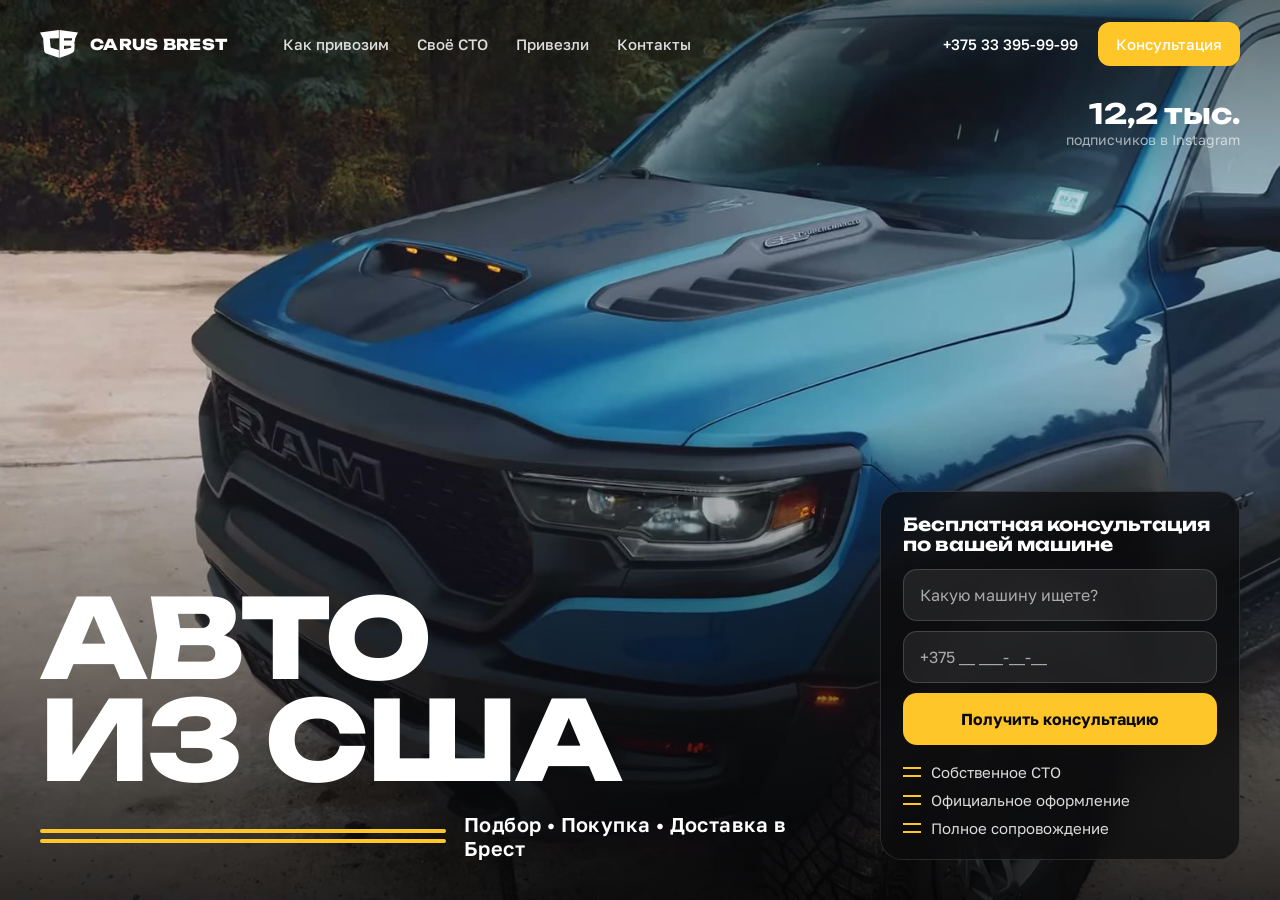
<file: .art-director/directions/a-cinema.html>
<!doctype html><html lang="ru"><head><meta charset="utf-8"><meta name="viewport" content="width=device-width,initial-scale=1"><title>A — Кино TRX</title>
<link rel="stylesheet" href="base.css">
<style>
.hero{position:relative;height:100vh;min-height:640px;overflow:hidden}
.hero video{position:absolute;inset:0;width:100%;height:100%;object-fit:cover;object-position:60% 50%}
.hero:after{content:"";position:absolute;inset:0;background:linear-gradient(180deg,rgba(0,0,0,.45) 0%,rgba(0,0,0,0) 22%,rgba(0,0,0,0) 45%,rgba(0,0,0,.78) 100%)}
.copy{position:absolute;left:40px;right:40px;bottom:40px;z-index:2;display:grid;grid-template-columns:1fr 360px;gap:40px;align-items:end}
h1{font-size:clamp(48px,8.6vw,150px)}
.sub{display:flex;align-items:center;gap:18px;margin-top:22px}
.sub .dline{width:min(34vw,420px)}
.sub span{font-size:20px;font-weight:600;letter-spacing:.02em}
.card{background:rgba(12,12,13,.72);backdrop-filter:blur(14px);border:1px solid rgba(255,255,255,.12);border-radius:22px;padding:22px}
.card h3{font-family:Unbounded;font-weight:700;font-size:18px;line-height:1.15;margin-bottom:14px}
.card .field{height:52px;border-radius:14px;background:rgba(255,255,255,.08);border:1px solid rgba(255,255,255,.16);display:flex;align-items:center;padding:0 16px;color:var(--muted);margin-bottom:10px}
.card .btn{width:100%;justify-content:center}
.card .ticks{margin-top:18px;font-size:15px;color:rgba(255,255,255,.85)}
.ig{position:absolute;right:40px;top:96px;z-index:2;text-align:right;font-size:14px;color:var(--muted)}
.ig b{display:block;font-family:Unbounded;font-size:28px;color:#fff}
@media(max-width:760px){.copy{left:16px;right:16px;bottom:16px;grid-template-columns:1fr;gap:18px}.ig{display:none}.sub span{font-size:16px}.card .ticks{display:none}h1{font-size:15vw}}
</style></head><body>
<header class="nav"><div class="brand"><img src="../../site/assets/img/cb-shield.svg" alt="">CARUS BREST</div><nav class="links"><a>Как привозим</a><a>Своё СТО</a><a>Привезли</a><a>Контакты</a></nav><div class="right"><a class="hide-m">+375 33 395-99-99</a><a class="btn sm">Консультация</a></div></header>
<section class="hero"><video src="../../site/assets/video/trx.mp4" autoplay muted loop playsinline poster="../../site/assets/img/trx-poster.jpg"></video>
<div class="ig"><b>12,2 тыс.</b>подписчиков в Instagram</div>
<div class="copy"><div><h1 class="display">Авто<br>из США</h1><div class="sub"><div class="dline"><i></i><i></i></div><span>Подбор • Покупка • Доставка в Брест</span></div></div>
<div class="card"><h3>Бесплатная консультация по вашей машине</h3><div class="field">Какую машину ищете?</div><div class="field">+375 __ ___-__-__</div><a class="btn">Получить консультацию</a><ul class="ticks"><li>Собственное СТО</li><li>Официальное оформление</li><li>Полное сопровождение</li></ul></div></div></section>
</body></html>
</file>
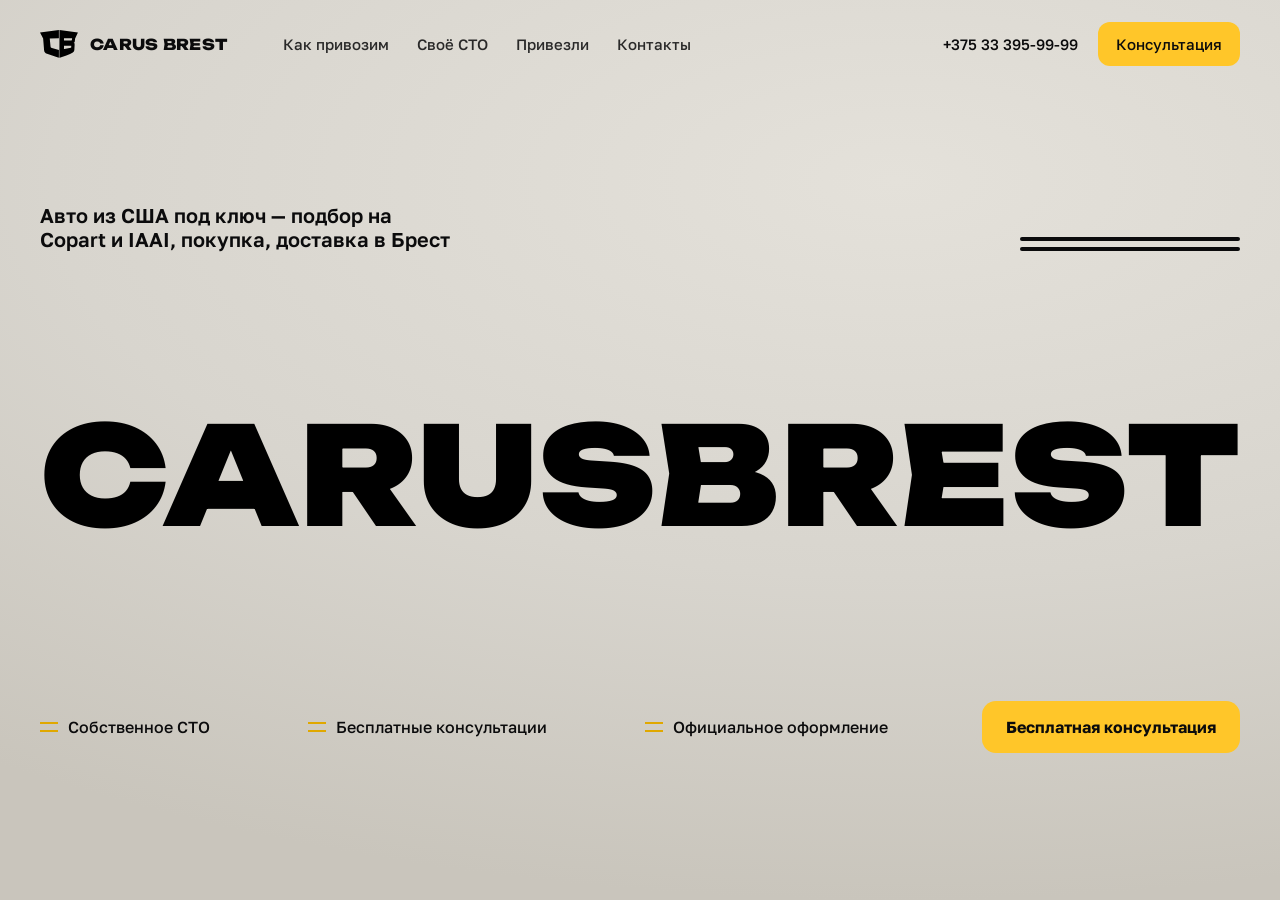
<file: .art-director/directions/b-letters.html>
<!doctype html><html lang="ru"><head><meta charset="utf-8"><meta name="viewport" content="width=device-width,initial-scale=1"><title>B — Видео в буквах</title>
<link rel="stylesheet" href="base.css">
<style>
body{background:var(--concrete);color:var(--ink)}
.nav .brand img{filter:invert(1)}
.hero{position:relative;height:100vh;min-height:640px;display:flex;flex-direction:column;justify-content:center;padding:96px 40px 40px;background:radial-gradient(120% 80% at 70% 20%,#E4E1DA 0%,var(--concrete) 55%,var(--concrete-2) 100%)}
canvas{width:100%;display:block}
.top{display:flex;justify-content:space-between;align-items:end;gap:24px;margin-bottom:18px}
.top p{font-size:20px;font-weight:600;max-width:420px}
.top .dline{width:220px}
.dline i{background:var(--ink)}
.bottom{display:grid;grid-template-columns:1fr auto;gap:24px;align-items:center;margin-top:24px}
.ticks{grid-auto-flow:column;gap:28px;font-weight:500}
.ticks li:before{border-color:#E0A800}
.btn.ghost{color:var(--ink)}
@media(max-width:760px){.hero{padding:84px 16px 20px}.top{flex-direction:column;align-items:flex-start}.top p{font-size:17px}.bottom{grid-template-columns:1fr}.ticks{grid-auto-flow:row}}
</style></head><body>
<header class="nav"><div class="brand"><img src="../../site/assets/img/cb-shield.svg" alt="">CARUS BREST</div><nav class="links"><a>Как привозим</a><a>Своё СТО</a><a>Привезли</a><a>Контакты</a></nav><div class="right"><a class="hide-m">+375 33 395-99-99</a><a class="btn sm">Консультация</a></div></header>
<section class="hero">
<div class="top"><p>Авто из США под ключ — подбор на Copart и IAAI, покупка, доставка в Брест</p><div class="dline"><i></i><i></i></div></div>
<canvas id="c"></canvas>
<div class="bottom"><ul class="ticks"><li>Собственное СТО</li><li>Бесплатные консультации</li><li>Официальное оформление</li></ul><a class="btn">Бесплатная консультация</a></div>
</section>
<video id="v" src="../../site/assets/video/trx.mp4" autoplay muted loop playsinline style="display:none"></video>
<script>
const c=document.getElementById('c'),x=c.getContext('2d'),v=document.getElementById('v');
function size(){const w=c.clientWidth*devicePixelRatio;c.width=w;c.height=w*(innerWidth<760?0.62:0.34)}
const word=()=>innerWidth<760?['CARUS','BREST']:['CARUSBREST'];
function draw(){const W=c.width,H=c.height;x.clearRect(0,0,W,H);const lines=word();x.save();x.fillStyle='#000';x.textBaseline='alphabetic';
let fs=H/lines.length*1.02;x.font=`900 ${fs}px Unbounded`;let mw=Math.max(...lines.map(l=>x.measureText(l).width));fs*=Math.min(1,W/mw);x.font=`900 ${fs}px Unbounded`;
lines.forEach((l,i)=>{const w=x.measureText(l).width;x.fillText(l,(W-w)/2,fs*.86*(i+1)+(H-fs*.86*lines.length)/2- fs*.04)});
x.globalCompositeOperation='source-in';if(v.readyState>1){const r=Math.max(W/v.videoWidth,H/v.videoHeight);const vw=v.videoWidth*r,vh=v.videoHeight*r;x.drawImage(v,(W-vw)/2,(H-vh)/2,vw,vh)}x.restore();requestAnimationFrame(draw)}
document.fonts.ready.then(()=>{size();draw()});addEventListener('resize',size);
</script>
</body></html>
</file>
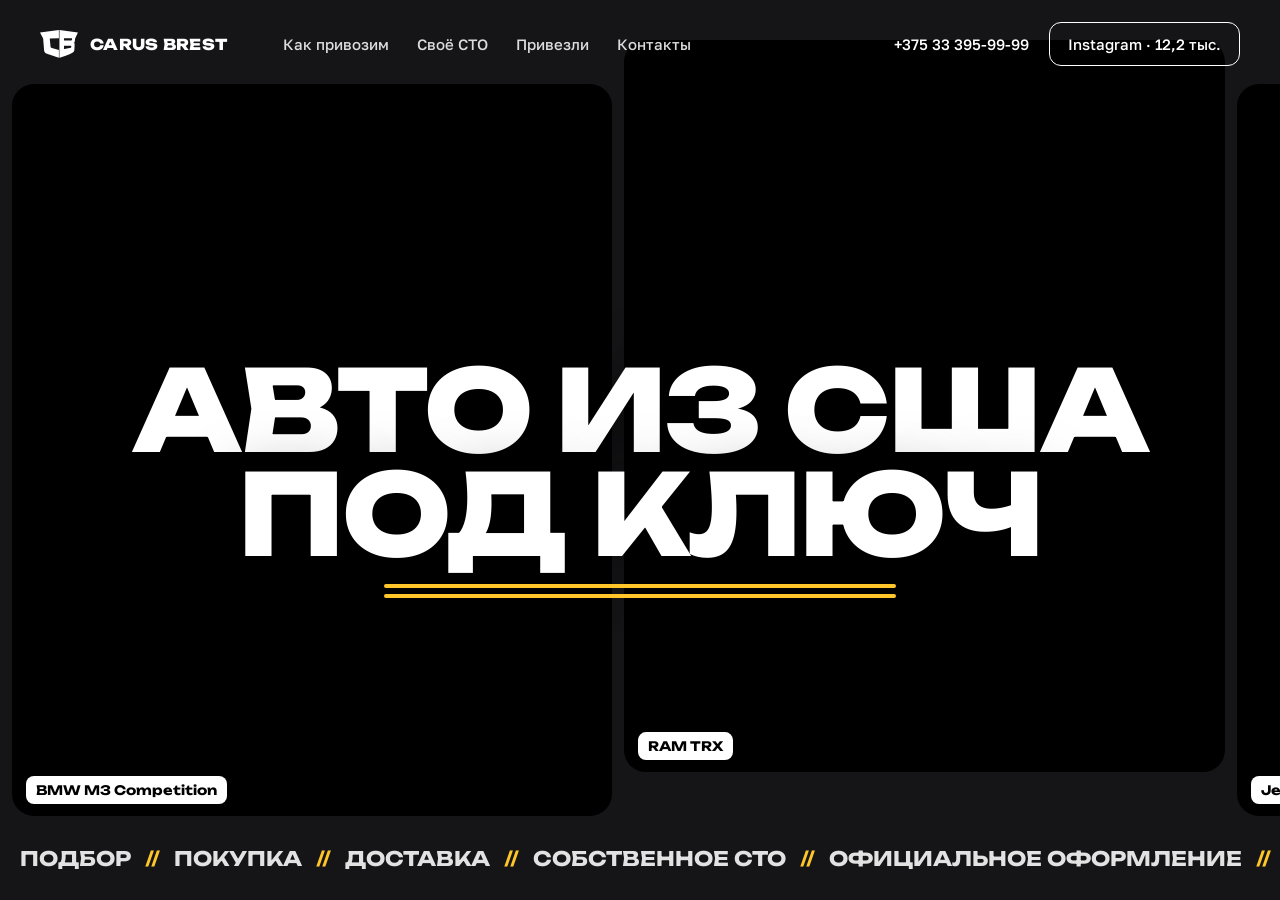
<file: .art-director/directions/c-triptych.html>
<!doctype html><html lang="ru"><head><meta charset="utf-8"><meta name="viewport" content="width=device-width,initial-scale=1"><title>C — Триптих рилсов</title>
<link rel="stylesheet" href="base.css">
<style>
body{background:var(--coal)}
.hero{position:relative;height:100vh;min-height:640px;overflow:hidden;padding:84px 12px 12px;display:grid;grid-template-rows:1fr auto}
.reels{display:grid;grid-template-columns:repeat(3,1fr);gap:12px;min-height:0}
.reel{position:relative;border-radius:22px;overflow:hidden;background:#000}
.reel:nth-child(2){transform:translateY(-6%)}
.reel video{width:100%;height:100%;object-fit:cover}
.reel span{position:absolute;left:14px;bottom:12px;font-family:Unbounded;font-weight:700;font-size:13px;background:#fff;color:#000;padding:6px 10px;border-radius:8px}
.over{position:absolute;left:0;right:0;top:50%;transform:translateY(-38%);text-align:center;z-index:3;pointer-events:none}
h1{font-size:clamp(46px,8.8vw,160px);text-shadow:0 10px 60px rgba(0,0,0,.55)}
.over .dline{width:min(40vw,520px);margin:18px auto 0}
.bar{display:flex;align-items:center;gap:20px;padding:16px 8px 4px}
.ticker{flex:1;overflow:hidden;white-space:nowrap;font-family:Unbounded;font-weight:700;font-size:20px;color:rgba(255,255,255,.88)}
.ticker b{color:var(--yellow);margin:0 14px}
@media(max-width:760px){.hero{padding:72px 8px 8px}.reels{grid-template-columns:1fr 1fr;gap:8px}.reel:nth-child(3){display:none}.bar{flex-direction:column;align-items:stretch}.ticker{font-size:15px}.btn{justify-content:center}h1{font-size:14vw}}
</style></head><body>
<header class="nav"><div class="brand"><img src="../../site/assets/img/cb-shield.svg" alt="">CARUS BREST</div><nav class="links"><a>Как привозим</a><a>Своё СТО</a><a>Привезли</a><a>Контакты</a></nav><div class="right"><a class="hide-m">+375 33 395-99-99</a><a class="btn sm ghost">Instagram · 12,2 тыс.</a></div></header>
<section class="hero">
<div class="reels"><div class="reel"><video src="../../site/assets/video/r06.mp4" autoplay muted loop playsinline></video><span>BMW M3 Competition</span></div><div class="reel"><video src="../../site/assets/video/r09.mp4" autoplay muted loop playsinline></video><span>RAM TRX</span></div><div class="reel"><video src="../../site/assets/video/r11.mp4" autoplay muted loop playsinline></video><span>Jeep Wrangler Rubicon</span></div></div>
<div class="over"><h1 class="display">Авто из США<br>под ключ</h1><div class="dline"><i></i><i></i></div></div>
<div class="bar"><div class="ticker">ПОДБОР<b>//</b>ПОКУПКА<b>//</b>ДОСТАВКА<b>//</b>СОБСТВЕННОЕ СТО<b>//</b>ОФИЦИАЛЬНОЕ ОФОРМЛЕНИЕ<b>//</b>ПОЛНОЕ СОПРОВОЖДЕНИЕ</div><a class="btn">Бесплатная консультация</a></div>
</section>
</body></html>
</file>
<file: .art-director/directions/base.css>
@import url('https://fonts.googleapis.com/css2?family=Unbounded:wght@500;700;800;900&family=Golos+Text:wght@400;500;600;700&display=swap');
:root{--ink:#0B0B0C;--coal:#151517;--concrete:#D8D5CE;--concrete-2:#C9C5BC;--paper:#EEECE7;--yellow:#FFC629;--white:#fff;--muted:rgba(255,255,255,.62)}
*{box-sizing:border-box;margin:0;padding:0}
html,body{height:100%}
body{font-family:'Golos Text',system-ui,sans-serif;background:var(--ink);color:var(--white);-webkit-font-smoothing:antialiased;overflow-x:hidden}
.display{font-family:'Unbounded',sans-serif;font-weight:800;letter-spacing:-.02em;text-transform:uppercase;line-height:.92}
.nav{position:absolute;inset:0 0 auto 0;display:flex;align-items:center;gap:32px;padding:22px 40px;z-index:10}
.brand{display:flex;align-items:center;gap:12px;font-family:'Unbounded';font-weight:800;font-size:15px;letter-spacing:.02em}
.brand img{width:38px;height:auto}
.nav a{color:inherit;text-decoration:none;font-size:15px;font-weight:500}
.nav .links{display:flex;gap:28px;margin-left:24px;opacity:.85}
.nav .right{margin-left:auto;display:flex;align-items:center;gap:20px}
.btn{display:inline-flex;align-items:center;gap:10px;height:52px;padding:0 24px;border-radius:14px;background:var(--yellow);color:var(--ink);font-weight:700;font-size:16px;text-decoration:none;border:0}
.btn.ghost{background:transparent;color:inherit;border:1.5px solid currentColor}
.btn.sm{height:44px;padding:0 18px;font-size:15px;border-radius:12px}
.dline{height:14px;display:flex;flex-direction:column;justify-content:space-between}
.dline i{display:block;height:4px;background:var(--yellow);border-radius:2px}
.ticks{list-style:none;display:grid;gap:10px;font-size:16px}
.ticks li{display:flex;gap:10px;align-items:center}
.ticks li:before{content:"";width:18px;height:6px;border-top:2px solid var(--yellow);border-bottom:2px solid var(--yellow)}
@media(max-width:760px){.nav{padding:16px}.nav .links,.nav .hide-m{display:none}.btn{height:50px}}
</file>
